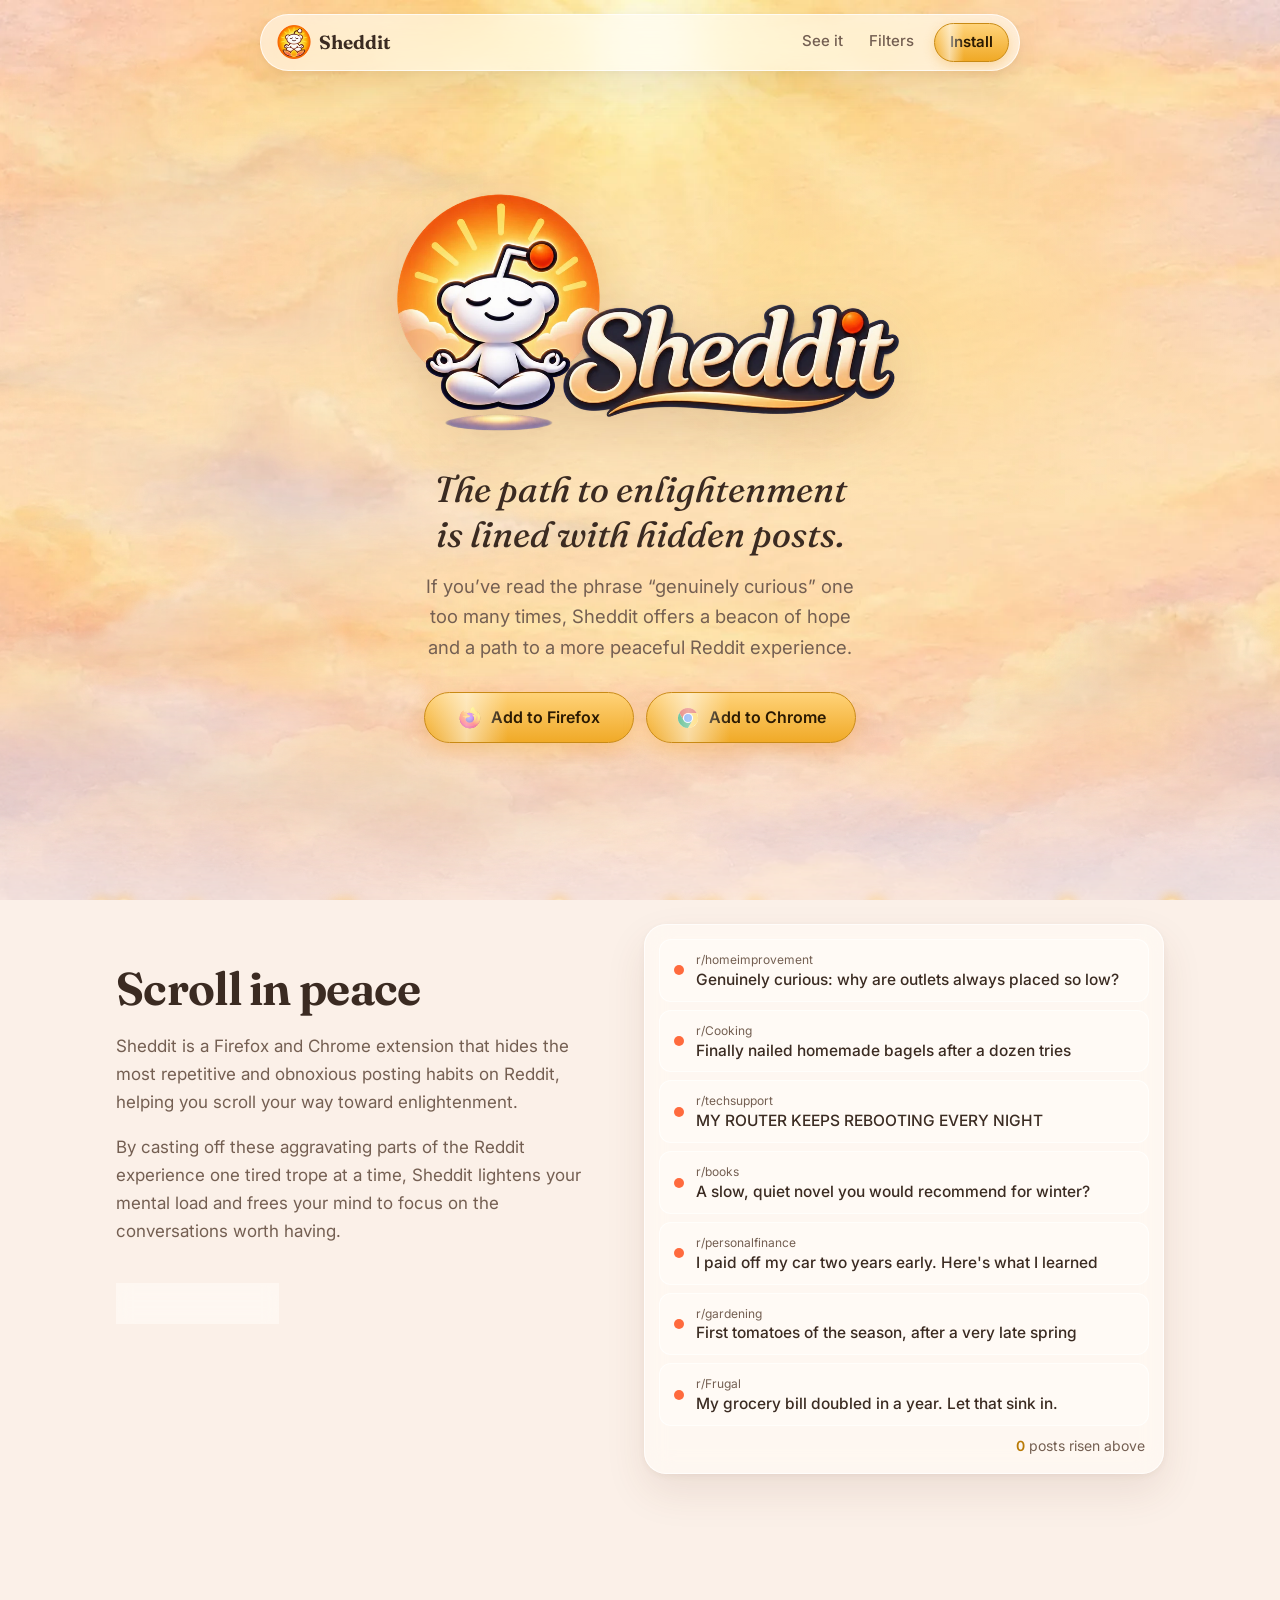
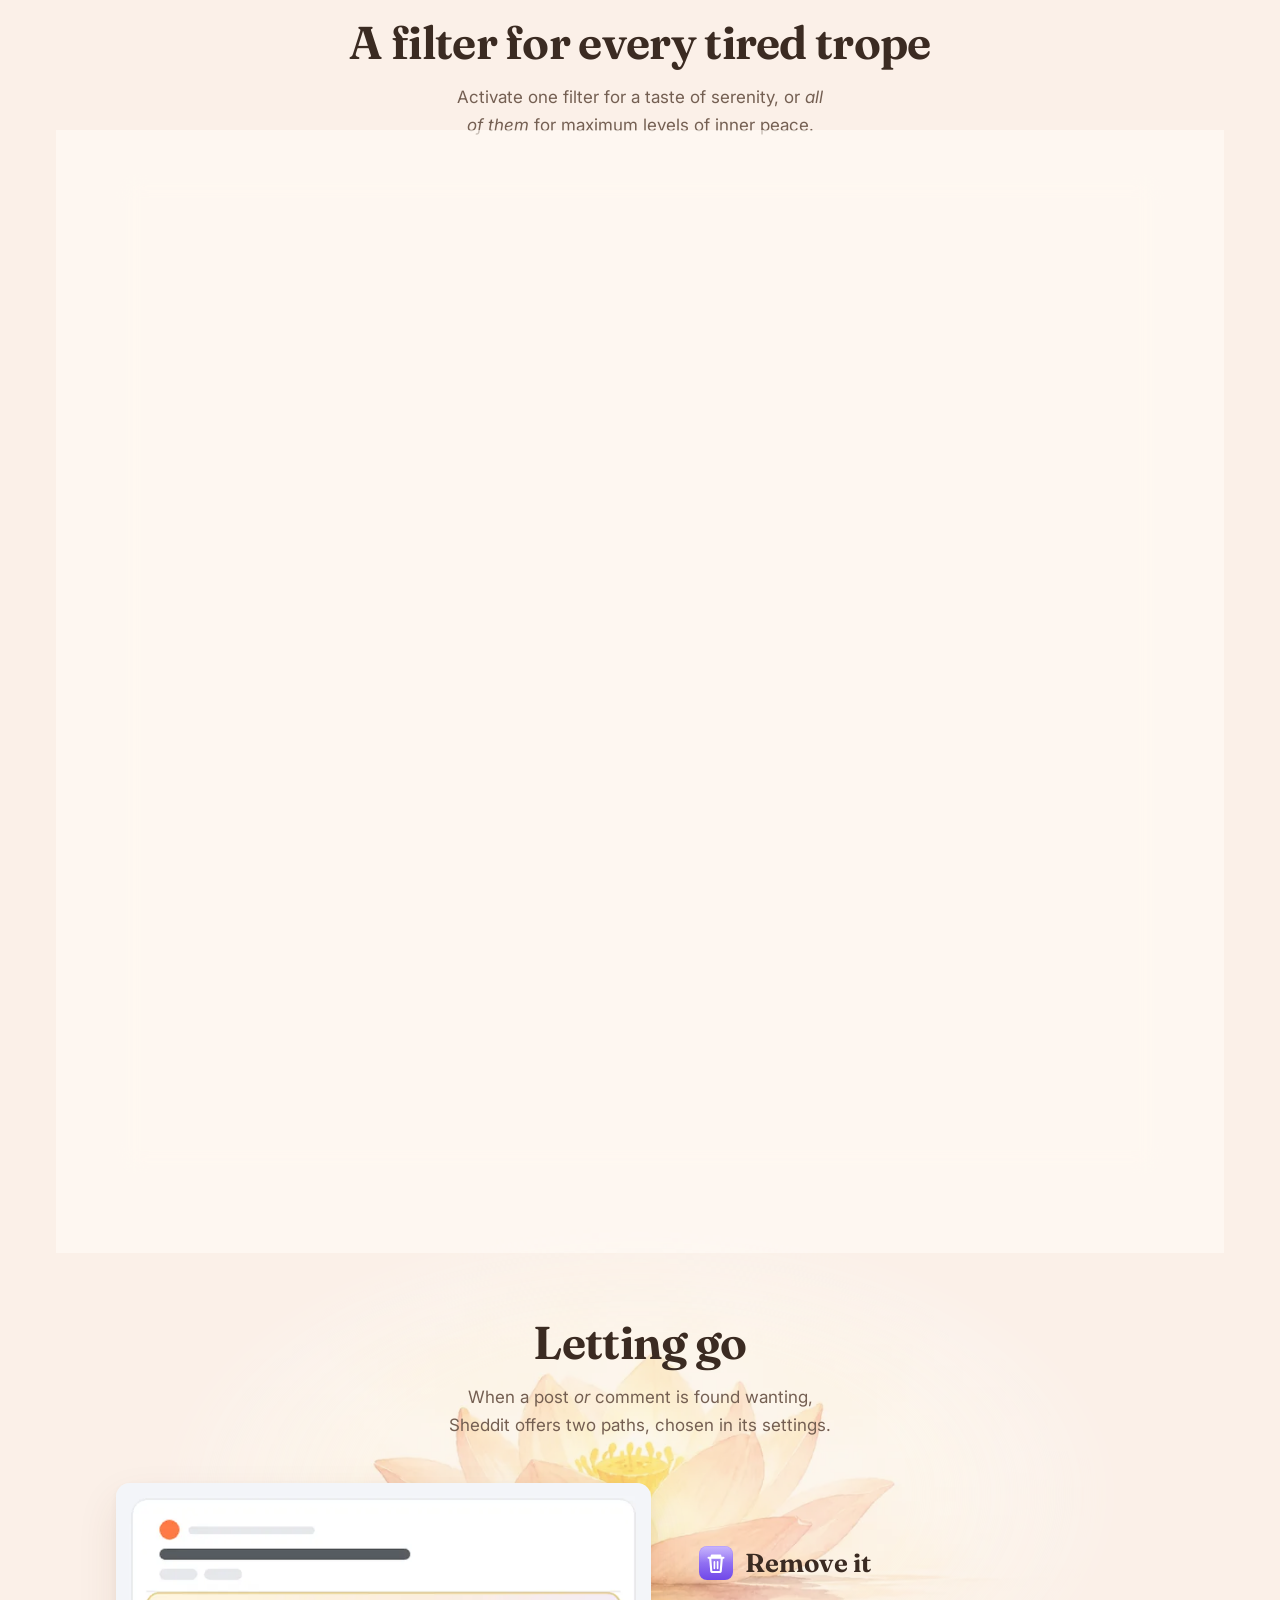
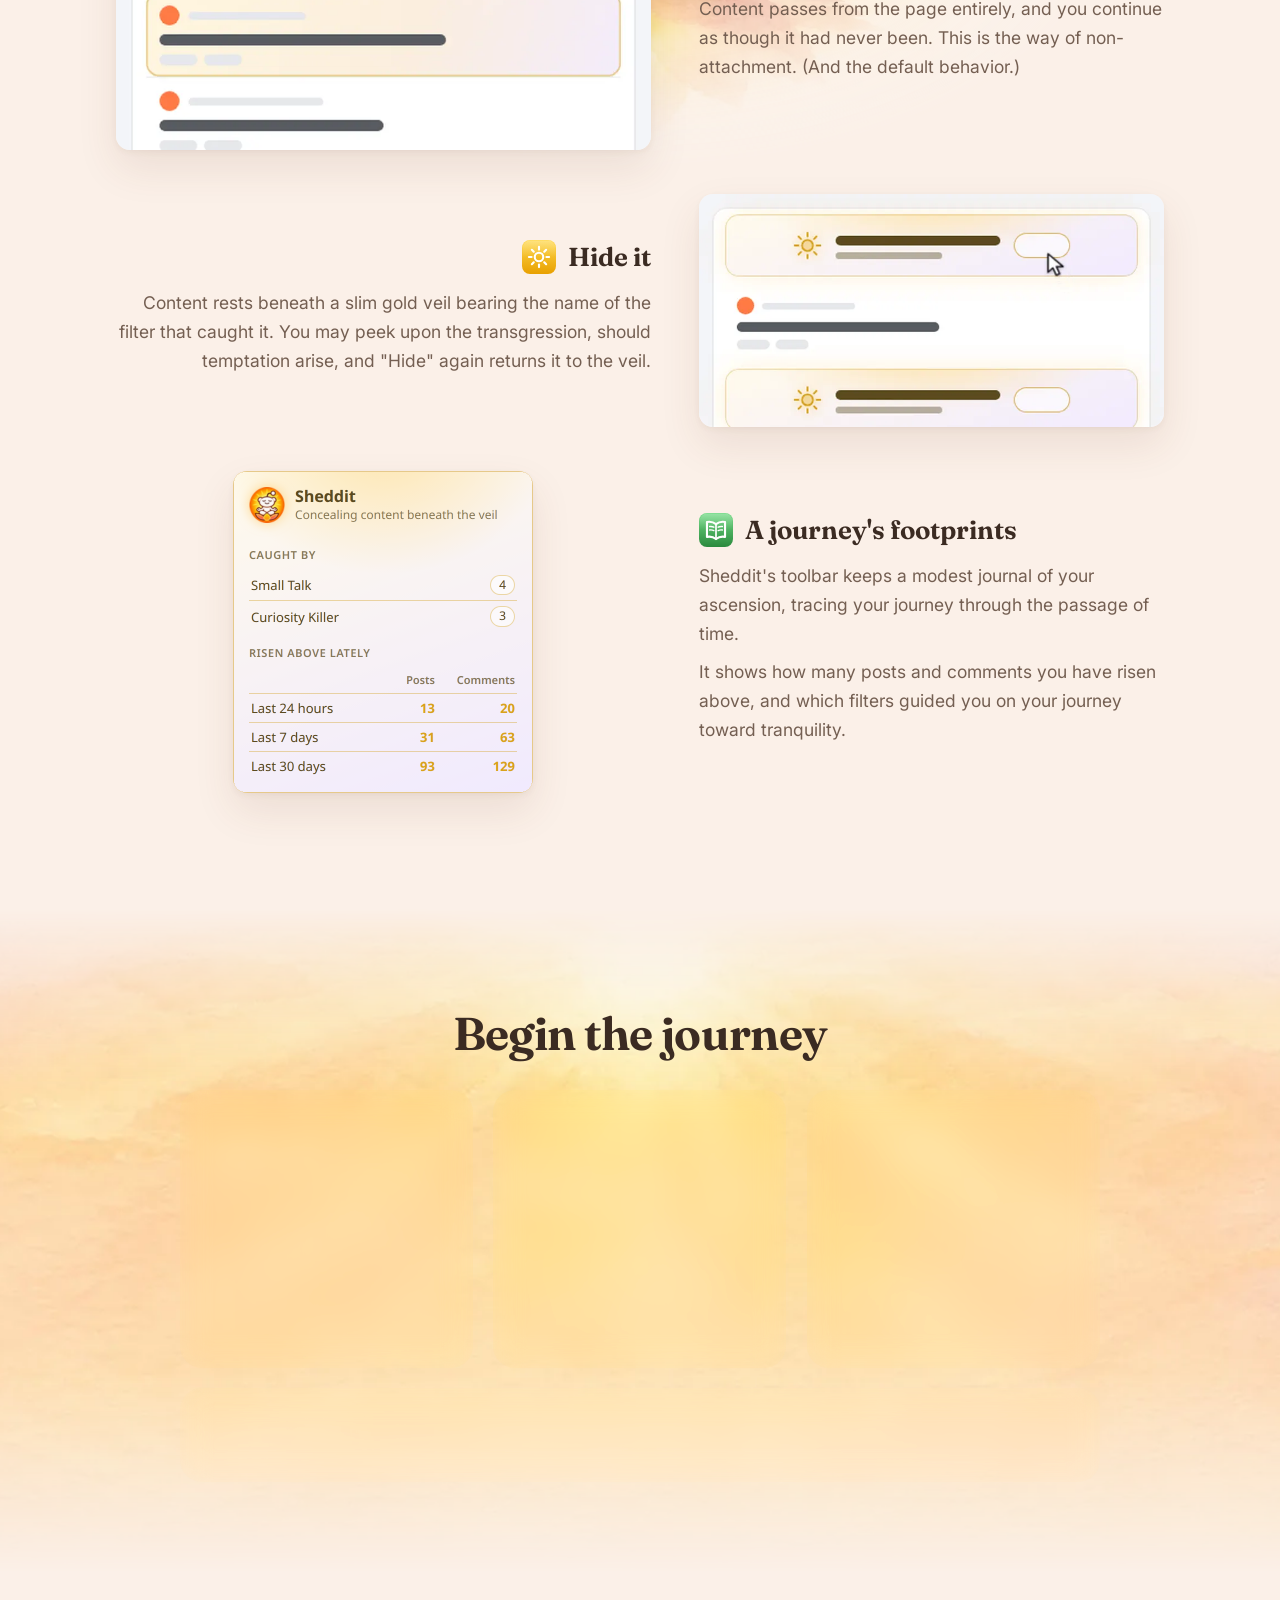
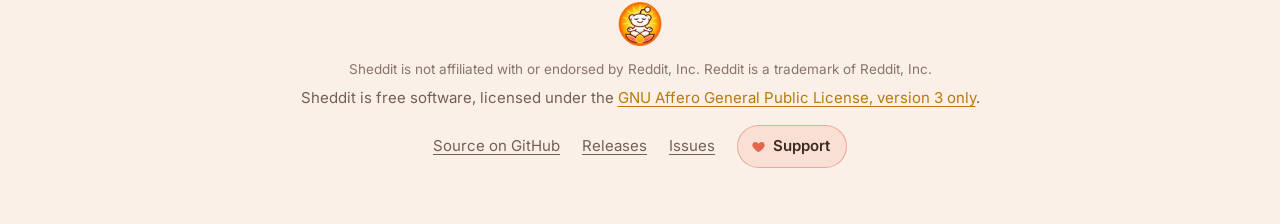
<file: index.html>
<!doctype html>
<html lang="en" class="no-js">
<head>
<meta charset="utf-8">
<meta name="viewport" content="width=device-width, initial-scale=1">
<title>Sheddit</title>
<meta name="description" content="A Firefox and Chrome extension that hides the most repetitive and obnoxious posting habits on Reddit.">
<meta property="og:title" content="Sheddit">
<meta property="og:description" content="The path to enlightenment is lined with hidden posts.">
<meta property="og:image" content="https://sheddit.io/images/social.jpg">
<meta name="twitter:card" content="summary_large_image">
<link rel="icon" href="images/favicon-32.png" sizes="32x32">
<link rel="apple-touch-icon" href="images/icon-128.png">
<meta name="color-scheme" content="light dark">
<link rel="preload" as="image" href="images/sky-light.webp" media="(prefers-color-scheme: light)">
<link rel="preload" as="image" href="images/sky-dark.webp" media="(prefers-color-scheme: dark)">
<link rel="preconnect" href="https://fonts.googleapis.com">
<link rel="preconnect" href="https://fonts.gstatic.com" crossorigin>
<link href="https://fonts.googleapis.com/css2?family=Fraunces:ital,opsz,wght@0,9..144,500;0,9..144,650;1,9..144,450&family=Inter:wght@400;500;600&display=swap" rel="stylesheet">
<link rel="stylesheet" href="style.css">
<script>document.documentElement.classList.replace("no-js", "js");</script>
</head>
<body>
<div class="clouds clouds-wash" aria-hidden="true"><div class="clouds-track"></div></div>
<nav class="top glass">
  <a class="brand" href="#"><img src="images/icon-128.png" alt="" width="34" height="34">Sheddit</a>
  <div class="links"><a href="#feed">See it</a><a href="#filters">Filters</a><a class="nav-cta" href="#install">Install</a></div>
</nav>

<header class="hero">
  <div class="clouds" aria-hidden="true"><div class="clouds-track"></div></div>
  <div class="motes" aria-hidden="true"><i></i><i></i><i></i><i></i><i></i><i></i><i></i><i></i><i></i><i></i><i></i><i></i><i></i><i></i></div>
  <div class="hero-in">
    <img class="logo" src="images/logo.webp" alt="Sheddit" width="1000" height="554">
    <p class="motto">The path to enlightenment is lined with hidden posts.</p>
    <p class="lede">If you’ve read the phrase “genuinely curious” one too many times, Sheddit offers a beacon of hope and a path to a more peaceful Reddit experience.</p>
    <div class="cta">
      <a class="btn primary has-logo" href="https://addons.mozilla.org/firefox/addon/shedditfilter/"><img src="images/browsers/firefox.svg" alt="" width="22" height="22">Add to Firefox</a>
      <a class="btn primary has-logo" href="https://chromewebstore.google.com/detail/sheddit/olemfeakjfaeimedbgakkjcdknncpgpf"><img src="images/browsers/chrome.svg" alt="" width="22" height="22">Add to Chrome</a>
    </div>
  </div>
</header>

<main>
<section id="feed" class="split">
  <div class="copy reveal">
    <h2>Scroll in peace</h2>
    <p>Sheddit is a Firefox and Chrome extension that hides the most repetitive and obnoxious posting habits on Reddit, helping you scroll your way toward enlightenment.</p>
    <p>By casting off these aggravating parts of the Reddit experience one tired trope at a time, Sheddit lightens your mental load and frees your mind to focus on the conversations worth having.</p>
    <button class="btn small" id="replay" type="button">Shed them again</button>
  </div>
  <div class="feed glass reveal" aria-label="A sample Reddit feed. Posts that match Sheddit's filters fade away.">
    <ul>
      <li class="post" data-caught="Curiosity Killer"><div class="post-in"><span class="dot"></span><div><small>r/homeimprovement</small><p>Genuinely curious: why are outlets always placed so low?</p></div><em class="tag">Caught by Curiosity Killer</em></div></li>
      <li class="post"><div class="post-in"><span class="dot"></span><div><small>r/Cooking</small><p>Finally nailed homemade bagels after a dozen tries</p></div></div></li>
      <li class="post" data-caught="Inside Voice"><div class="post-in"><span class="dot"></span><div><small>r/techsupport</small><p>MY ROUTER KEEPS REBOOTING EVERY NIGHT</p></div><em class="tag">Caught by Inside Voice</em></div></li>
      <li class="post"><div class="post-in"><span class="dot"></span><div><small>r/books</small><p>A slow, quiet novel you would recommend for winter?</p></div></div></li>
      <li class="post" data-caught="Teachable Moment"><div class="post-in"><span class="dot"></span><div><small>r/personalfinance</small><p>I paid off my car two years early. Here's what I learned</p></div><em class="tag">Caught by Teachable Moment</em></div></li>
      <li class="post"><div class="post-in"><span class="dot"></span><div><small>r/gardening</small><p>First tomatoes of the season, after a very late spring</p></div></div></li>
      <li class="post" data-caught="Sinkhole"><div class="post-in"><span class="dot"></span><div><small>r/Frugal</small><p>My grocery bill doubled in a year. Let that sink in.</p></div><em class="tag">Caught by Sinkhole</em></div></li>
    </ul>
    <p class="tally" aria-live="polite"><span id="tally">0</span> <span id="tally-noun">posts</span> risen above</p>
  </div>
</section>

<section id="filters">
  <h2 class="reveal">A filter for every tired trope</h2>
  <p class="sub reveal">Activate one filter for a taste of serenity, or <em>all of them</em> for maximum levels of inner peace.</p>
  <div class="groups glass">
  <div class="group reveal">
    <h3>Stock phrases</h3>
    <ul>
      <li><img src="images/filters/curiosity-killer.svg" alt="" width="30" height="30"><div><b>Curiosity Killer</b><span>"genuinely curious", "genuine question", "serious question", or "Curious." on its own</span></div></li>
      <li><img src="images/filters/candor-cutter.svg" alt="" width="30" height="30"><div><b>Candor Cutter</b><span>"and honestly?"</span></div></li>
      <li><img src="images/filters/shock-absorber.svg" alt="" width="30" height="30"><div><b>Shock Absorber</b><span>"what surprised me (the) most"</span></div></li>
      <li><img src="images/filters/storm-shelter.svg" alt="" width="30" height="30"><div><b>Storm Shelter</b><span>"blown away"</span></div></li>
      <li><img src="images/filters/pearl-clutcher.svg" alt="" width="30" height="30"><div><b>Hyperbolic Chamber</b><span>"witaf" or "what in the actual fuck"</span></div></li>
      <li><img src="images/filters/bingo-blackout.svg" alt="" width="30" height="30"><div><b>Bingo Blackout</b><span>"not on my bingo card"</span></div></li>
      <li><img src="images/filters/sinkhole.svg" alt="" width="30" height="30"><div><b>Sinkhole</b><span>"let that sink in"</span></div></li>
      <li><img src="images/filters/lie-detector.svg" alt="" width="30" height="30"><div><b>Lie Detector</b><span>"honest review" or "honest feedback"</span></div></li>
      <li><img src="images/filters/sarcasm-sweeper.svg" alt="" width="30" height="30"><div><b>Sarcasm Sweeper</b><span>The "/s" sarcasm tag</span></div></li>
    </ul>
  </div>
  <div class="group reveal">
    <h3>Comment-section reflexes</h3>
    <ul>
      <li><img src="images/filters/pity-party.svg" alt="" width="30" height="30"><div><b>Pity Party</b><span>"I don't know why you're getting downvoted"</span></div></li>
      <li><img src="images/filters/trade-secret.svg" alt="" width="30" height="30"><div><b>Trade Secret</b><span>Anyone who is something "by trade"</span></div></li>
      <li><img src="images/filters/pitchfork-patrol.svg" alt="" width="30" height="30"><div><b>Pitchfork Patrol</b><span>Scolding like "not a good look" or "do better"</span></div></li>
      <li><img src="images/filters/armchair-attorney.svg" alt="" width="30" height="30"><div><b>Armchair Attorney</b><span>Disgruntled rabble-rousers asking "Class action lawsuit, anyone?"</span></div></li>
    </ul>
  </div>
  <div class="group reveal">
    <h3>Whole-post formulas</h3>
    <ul>
      <li><img src="images/filters/teachable-moment.svg" alt="" width="30" height="30"><div><b>Teachable Moment</b><span>"Here's what I learned" and "What I learned about X"</span></div></li>
      <li><img src="images/filters/origin-story.svg" alt="" width="30" height="30"><div><b>Origin Story</b><span>Titles like "I got tired of X so I built Y"</span></div></li>
      <li><img src="images/filters/catch-and-release.svg" alt="" width="30" height="30"><div><b>Catch and Release</b><span>1,000+ characters that end in a question</span></div></li>
      <li><img src="images/filters/wrecking-ball.svg" alt="" width="30" height="30"><div><b>Wrecking Ball</b><span>1,000+ characters in a single paragraph</span></div></li>
      <li><img src="images/filters/lost-blogger.svg" alt="" width="30" height="30"><div><b>Lost Blogger</b><span>600+ words</span></div></li>
    </ul>
  </div>
  <div class="group reveal">
    <h3>Titles, formatting, and links</h3>
    <ul>
      <li><img src="images/filters/inside-voice.svg" alt="" width="30" height="30"><div><b>Inside Voice</b><span>Titles in ALL CAPS</span></div></li>
      <li><img src="images/filters/small-talk.svg" alt="" width="30" height="30"><div><b>Small Talk</b><span>Written without a single capital letter</span></div></li>
      <li><img src="images/filters/my-welcome.svg" alt="" width="30" height="30"><div><b>My Welcome</b><span>"your" where "you're" belongs</span></div></li>
      <li><img src="images/filters/year-end-clearance.svg" alt="" width="30" height="30"><div><b>Year-End Clearance</b><span>Titles that end in a year, like "Best TV in 2027?"</span></div></li>
      <li><img src="images/filters/skip-ad.svg" alt="" width="30" height="30"><div><b>Skip Ad</b><span>A YouTube link or video with no text</span></div></li>
      <li><img src="images/filters/link-dumper.svg" alt="" width="30" height="30"><div><b>Link Dumper</b><span>Links with no text</span></div></li>
    </ul>
  </div>
  </div>
</section>

<section id="letting-go" class="lotus">
  <h2 class="reveal">Letting go</h2>
  <p class="sub reveal">When a post <em>or</em> comment is found wanting, Sheddit offers two paths, chosen in its settings.</p>
  <div class="row reveal">
    <div class="shot"><picture><source media="(prefers-color-scheme: dark)" srcset="images/readme/let-remove-dark.webp"><img src="images/readme/let-remove-light.webp" width="840" height="420" alt="Animation: a caught post in a feed glows gold, then folds away as the posts below close the gap" loading="lazy"></picture></div>
    <div class="copy"><h3><img src="images/readme/icon-remove.svg" alt="" width="34" height="34">Remove it</h3><p>Content passes from the page entirely, and you continue as though it had never been. This is the way of non-attachment. (And the default behavior.)</p></div>
  </div>
  <div class="row flip align-end reveal">
    <div class="shot"><picture><source media="(prefers-color-scheme: dark)" srcset="images/readme/let-cover-dark.webp"><img src="images/readme/let-cover-light.webp" width="840" height="420" alt="Animation: a cursor peeks at a post under Sheddit's gold veil, clouds drift down the post, and Hide again returns it to the veil" loading="lazy"></picture></div>
    <div class="copy"><h3><img src="images/readme/icon-cover.svg" alt="" width="34" height="34">Hide it</h3><p>Content rests beneath a slim gold veil bearing the name of the filter that caught it. You may peek upon the transgression, should temptation arise, and "Hide" again returns it to the veil.</p></div>
  </div>
  <div class="row reveal">
    <div class="shot narrow"><picture><source media="(prefers-color-scheme: dark)" srcset="images/readme/toolbar-dark.png"><img src="images/readme/toolbar-light.png" width="600" height="644" alt="Sheddit's toolbar popup, showing how many posts and comments were risen above in the last 24 hours, 7 days, and 30 days" loading="lazy"></picture></div>
    <div class="copy"><h3><img src="images/readme/icon-journal.svg" alt="" width="34" height="34">A journey's footprints</h3><p>Sheddit's toolbar keeps a modest journal of your ascension, tracing your journey through the passage of time.</p><p>It shows how many posts and comments you have risen above, and which filters guided you on your journey toward tranquility.</p></div>
  </div>
</section>

<section id="install" class="dusk">
  <div class="clouds clouds-dusk" aria-hidden="true"><div class="clouds-track"></div></div>
  <h2 class="reveal">Begin the journey</h2>
  <div class="installs">
    <article class="glass reveal">
      <h3><img src="images/browsers/firefox.svg" alt="" width="30" height="30">Firefox<small class="rule" aria-hidden="true"></small></h3>
      <div class="say"><ul class="chips" aria-label="Runs on"><li class="os-windows">Windows</li><li class="os-macos">macOS</li><li class="os-linux">Linux</li><li class="row-end" aria-hidden="true"></li><li class="os-android">Android</li></ul></div>
      <a class="btn primary" href="https://addons.mozilla.org/firefox/addon/shedditfilter/">Add to Firefox</a>
    </article>
    <article class="glass reveal">
      <h3><img src="images/browsers/chrome.svg" alt="" width="30" height="30">Chrome<small>&amp; Brave, Vivaldi, Edge<span class="tip" tabindex="0" aria-label="About Edge" aria-describedby="tip-edge"><svg viewBox="0 0 16 16" aria-hidden="true"><circle cx="8" cy="8" r="6.5" fill="none" stroke="currentColor" stroke-width="1.3"/><circle cx="8" cy="4.9" r="0.95" fill="currentColor"/><path d="M8 7.2v4.3" stroke="currentColor" stroke-width="1.5" stroke-linecap="round"/></svg><span class="tip-text" role="tooltip" id="tip-edge">Edge first asks you to click "Allow extensions from other stores".</span></span>, Opera<span class="tip" tabindex="0" aria-label="About Opera" aria-describedby="tip-opera"><svg viewBox="0 0 16 16" aria-hidden="true"><circle cx="8" cy="8" r="6.5" fill="none" stroke="currentColor" stroke-width="1.3"/><circle cx="8" cy="4.9" r="0.95" fill="currentColor"/><path d="M8 7.2v4.3" stroke="currentColor" stroke-width="1.5" stroke-linecap="round"/></svg><span class="tip-text" role="tooltip" id="tip-opera">Opera needs its "Install Chrome Extensions" add-on before the store will work.</span></span></small></h3>
      <div class="say"><ul class="chips" aria-label="Runs on"><li class="os-windows">Windows</li><li class="os-macos">macOS</li><li class="os-linux">Linux</li><li class="row-end" aria-hidden="true"></li><li class="os-chromeos">ChromeOS</li></ul></div>
      <a class="btn primary" href="https://chromewebstore.google.com/detail/sheddit/olemfeakjfaeimedbgakkjcdknncpgpf">Chrome Web Store</a>
    </article>
    <article class="glass reveal">
      <h3><img src="images/browsers/safari.svg" alt="" width="30" height="30">Safari<small class="rule" aria-hidden="true"></small></h3>
      <div class="say"><p>Apple's tithing expectations are beyond decency. Sheddit has risen above this. Firefox runs on a Mac, too.</p></div>
      <a class="btn primary" href="https://www.mozilla.org/firefox/new/">Get Firefox</a>
    </article>
  </div>
  <div class="give glass reveal">
    <p>Sheddit is free, and it always will be. If it has brought a little peace to your scrolling, you can help keep the path clear for others.</p>
    <a class="support" href="https://ko-fi.com/bretteroo"><svg viewBox="0 0 24 24" fill="currentColor" aria-hidden="true"><path d="M12 21s-7.4-4.5-9.4-9.1C1.1 8.3 3.3 4.6 7 4.6c2 0 3.6 1.1 5 2.9 1.4-1.8 3-2.9 5-2.9 3.7 0 5.9 3.7 4.4 7.3C19.4 16.5 12 21 12 21z"/></svg>Support Sheddit</a>
  </div>
</section>
</main>

<footer>
  <img src="images/icon-128.png" alt="" width="44" height="44">
  <p class="disclaimer">Sheddit is not affiliated with or endorsed by Reddit, Inc. Reddit is a trademark of Reddit, Inc.</p>
  <p>Sheddit is free software, licensed under the <a href="https://github.com/Bretteroo/Sheddit/blob/main/LICENSE">GNU Affero General Public License, version 3 only</a>.</p>
  <nav class="foot-links">
    <a href="https://github.com/Bretteroo/Sheddit">Source on GitHub</a>
    <a href="https://github.com/Bretteroo/Sheddit/releases">Releases</a>
    <a href="https://github.com/Bretteroo/Sheddit/issues">Issues</a>
    <a class="support" href="https://ko-fi.com/bretteroo"><svg viewBox="0 0 24 24" fill="currentColor" aria-hidden="true"><path d="M12 21s-7.4-4.5-9.4-9.1C1.1 8.3 3.3 4.6 7 4.6c2 0 3.6 1.1 5 2.9 1.4-1.8 3-2.9 5-2.9 3.7 0 5.9 3.7 4.4 7.3C19.4 16.5 12 21 12 21z"/></svg>Support</a>
  </nav>
</footer>
<script src="feed.js" defer></script>
<script src="site.js" defer></script>
</body>
</html>
</file>
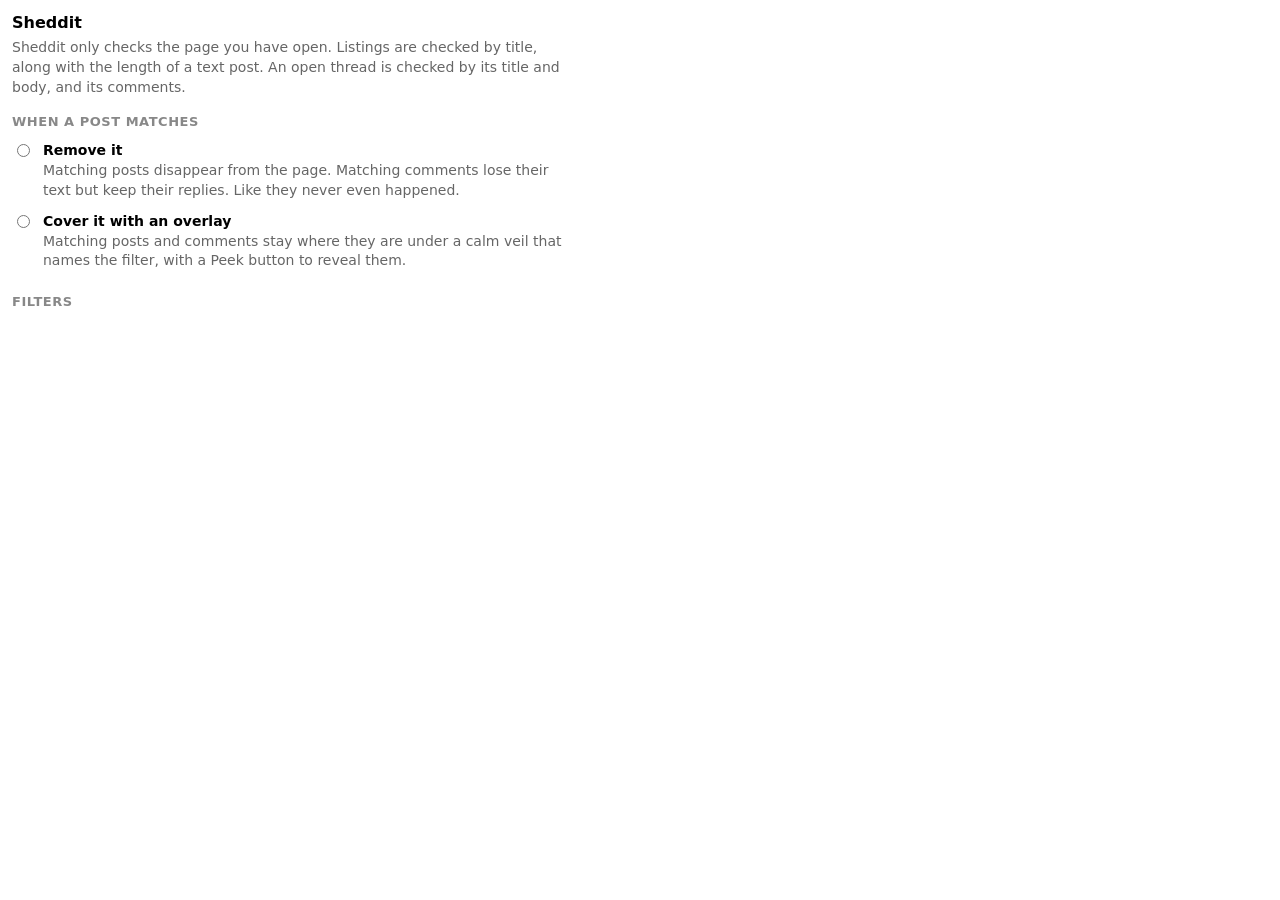
<file: src/options.html>
<!doctype html>
<!-- SPDX-License-Identifier: AGPL-3.0-only -->
<html>
<head>
  <meta charset="utf-8">
  <meta name="viewport" content="width=device-width, initial-scale=1">
  <title>Sheddit settings</title>
  <style>
    /* Nothing here scrolls sideways; this also keeps the "Enable all
       filters" burst's sparkles from adding a horizontal scrollbar. */
    html { overflow-x: hidden; }
    body { font: 14px/1.4 system-ui, sans-serif; margin: 12px; max-width: 560px; }
    /* Firefox for Android opens settings as a full page (options.js adds
       the "android" class): a little more room and larger touch targets. */
    .android body { font-size: 15px; margin: 16px; }
    .android .filter input, .android .choice input { width: 20px; height: 20px; }
    h1 { font-size: 16px; margin: 0 0 4px; }
    p.intro { margin: 0 0 12px; color: #666; }
    h2 { font-size: 13px; text-transform: uppercase; letter-spacing: 0.04em; color: #888; margin: 16px 0 4px; }
    /* A group of filters: its heading folds the list away, and its switch
       turns every filter in it on or off. */
    .group { margin-top: 14px; }
    .group-head { display: flex; align-items: center; gap: 10px; padding: 4px 0; }
    .fold {
      flex: 1; display: flex; align-items: baseline; gap: 8px; min-width: 0;
      padding: 4px 0; border: 0; background: none; color: inherit; font: inherit; text-align: left; cursor: pointer;
    }
    .fold::before {
      content: ""; align-self: center; flex: none; width: 6px; height: 6px; margin: 0 4px 0 2px;
      border-right: 2px solid #a0740c; border-bottom: 2px solid #a0740c;
      transform: rotate(45deg) translate(-2px, -2px); transition: transform 0.2s ease;
    }
    .folded .fold::before { transform: rotate(-45deg); }
    .group-title { font-size: 14px; font-weight: 600; color: #a0740c; }
    .group-count { font-size: 12px; color: #888; }
    .group-list > .filter:first-child { border-top: none; }
    .group-list { overflow: hidden; }
    .switch {
      appearance: none; flex: none; position: relative; width: 34px; height: 20px; margin: 0;
      border-radius: 10px; background: #c9c4bb; cursor: pointer; transition: background 0.2s ease;
    }
    .switch::after {
      content: ""; position: absolute; top: 2px; left: 2px; width: 16px; height: 16px; border-radius: 50%;
      background: #fff; box-shadow: 0 1px 2px rgba(0, 0, 0, 0.3); transition: transform 0.2s ease;
    }
    .switch:checked { background: #e2a91c; }
    .switch:checked::after { transform: translateX(14px); }
    /* Some of the group's filters on: the knob waits in the middle. */
    .switch:indeterminate { background: #e8cf8c; }
    .switch:indeterminate::after { transform: translateX(7px); }
    .switch:focus-visible, .fold:focus-visible { outline: 2px solid #e2a91c; outline-offset: 2px; }
    @media (prefers-reduced-motion: reduce) {
      .switch, .switch::after, .fold::before { transition: none; }
    }
    .choice { display: flex; gap: 10px; align-items: flex-start; padding: 6px 0; }
    .choice input { margin-top: 3px; }
    .choice .title { font-weight: 600; }
    .choice .desc { color: #666; }
    .filter { display: flex; gap: 10px; align-items: flex-start; padding: 10px 0; border-top: 1px solid #ddd; }
    .filter input { margin-top: 3px; }
    .filter .icon { flex: none; width: 28px; height: 28px; margin-top: 1px; border-radius: 7px; }
    .filter.all .icon { border-radius: 50%; }
    .filter .title { font-weight: 600; }
    .filter .desc { color: #666; }
    .filter.all { position: relative; border-top: none; border-bottom: 2px solid #ddd; border-radius: 10px; }
    .filter.all .title { display: inline-block; transform-origin: 0 50%; }
    /* Clipped at the row's sides (but not above or below) so the sparkles
       never make the page wider than its window. */
    .burst { position: absolute; inset: -30px 0; overflow: hidden; pointer-events: none; z-index: 1; }
    .burst > span { position: absolute; }
    .burst-glow {
      margin-top: 30px;
      width: 300px; height: 300px; border-radius: 50%;
      background: radial-gradient(circle, rgba(255, 220, 130, 0.95), rgba(255, 196, 80, 0.45) 40%, rgba(255, 196, 80, 0) 70%);
    }
    .burst-ray {
      margin-top: 28.5px;
      width: 34px; height: 3px; border-radius: 2px;
      background: linear-gradient(90deg, rgba(217, 162, 27, 0), #e2a91c);
      transform-origin: 0 50%;
    }
    .burst-spark {
      margin-top: 30px;
      width: 8px; height: 8px; border-radius: 50%;
      background: #f5c542; box-shadow: 0 0 8px rgba(255, 190, 60, 1);
    }
    .burst-shine {
      top: 30px !important; height: calc(100% - 60px); width: 45%;
      background: linear-gradient(100deg, rgba(255, 255, 255, 0), rgba(255, 244, 200, 0.95) 50%, rgba(255, 255, 255, 0));
      border-radius: 10px;
    }
    @media (prefers-color-scheme: dark) {
      body { color: #eee; background: #23222b; }
      p.intro, .filter .desc, .choice .desc { color: #aaa; }
      .filter { border-color: #444; }
      .filter.all { border-bottom-color: #555; }
      .group-title { color: #e0b44a; }
      .fold::before { border-color: #e0b44a; }
      .switch { background: #55525e; }
      .switch:indeterminate { background: #8a7440; }
    }
  </style>
</head>
<body>
  <h1>Sheddit</h1>
  <p class="intro">Sheddit only checks the page you have open. Listings are checked by title, along with the length of a text post. An open thread is checked by its title and body, and its comments.</p>
  <h2>When a post matches</h2>
  <div id="modes">
    <label class="choice">
      <input type="radio" name="mode" value="hide">
      <div>
        <div class="title">Remove it</div>
        <div class="desc">Matching posts disappear from the page. Matching comments lose their text but keep their replies.  Like they never even happened.</div>
      </div>
    </label>
    <label class="choice">
      <input type="radio" name="mode" value="veil">
      <div>
        <div class="title">Cover it with an overlay</div>
        <div class="desc">Matching posts and comments stay where they are under a calm veil that names the filter, with a Peek button to reveal them.</div>
      </div>
    </label>
  </div>
  <h2>Filters</h2>
  <div id="filters"></div>
  <script src="filters.js"></script>
  <script src="options.js"></script>
</body>
</html>
</file>
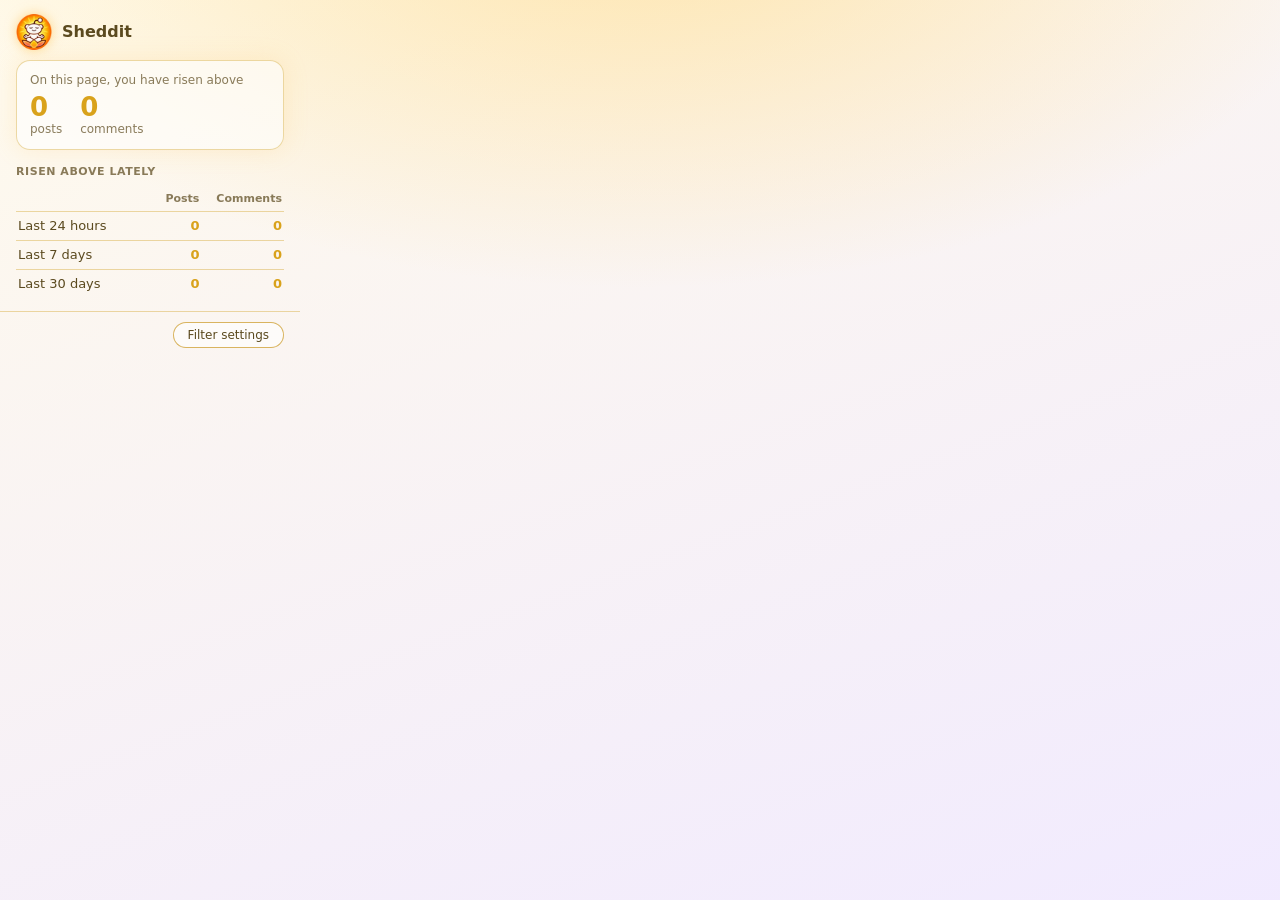
<file: src/popup.html>
<!doctype html>
<!-- SPDX-License-Identifier: AGPL-3.0-only -->
<html>
<head>
  <meta charset="utf-8">
  <meta name="viewport" content="width=device-width, initial-scale=1">
  <title>Sheddit</title>
  <style>
    :root {
      --ink: #5b4a1f;
      --ink-soft: rgba(91, 74, 31, 0.72);
      --gold: #d9a21b;
      --line: rgba(214, 170, 60, 0.45);
      --page: #fffdf7;
      --glow: rgba(255, 214, 120, 0.55);
      --wash-top: rgba(255, 250, 235, 0.94);
      --wash-bottom: rgba(240, 233, 255, 0.94);
      --pill: rgba(255, 255, 255, 0.6);
      --pill-hover: rgba(255, 226, 150, 0.7);
    }
    @media (prefers-color-scheme: dark) {
      :root {
        --ink: #f3e2b3;
        --ink-soft: rgba(243, 226, 179, 0.7);
        --line: rgba(214, 170, 60, 0.4);
        --page: #1d1a26;
        --glow: rgba(255, 196, 80, 0.3);
        --wash-top: rgba(44, 36, 22, 0.95);
        --wash-bottom: rgba(28, 24, 48, 0.95);
        --pill: rgba(0, 0, 0, 0.25);
        --pill-hover: rgba(214, 170, 60, 0.3);
      }
    }
    * { box-sizing: border-box; }
    html {
      min-height: 100%;
      background:
        radial-gradient(ellipse 80% 60% at 50% -10%, var(--glow), transparent 70%) no-repeat,
        linear-gradient(160deg, var(--wash-top), var(--wash-bottom)) no-repeat,
        var(--page);
    }
    body {
      width: 300px;
      margin: 0;
      font: 13px/1.4 system-ui, -apple-system, "Segoe UI", sans-serif;
      color: var(--ink);
    }
    header {
      display: flex;
      align-items: center;
      gap: 10px;
      padding: 14px 16px 10px;
    }
    header img { width: 36px; height: 36px; filter: drop-shadow(0 0 6px rgba(255, 190, 60, 0.55)); }
    h1 { margin: 0; font-size: 16px; font-weight: 700; }
    .sub { color: var(--ink-soft); font-size: 12px; text-wrap: balance; }
    main { padding: 0 16px 12px; }
    .tally {
      padding: 12px 14px;
      border-radius: 14px;
      box-shadow: inset 0 0 0 1px var(--line), 0 0 24px rgba(255, 196, 80, 0.18);
      background: var(--pill);
    }
    .tally .lead { color: var(--ink-soft); font-size: 12px; }
    .tally .numbers { display: flex; gap: 18px; margin-top: 4px; }
    .tally .num { font-size: 26px; font-weight: 700; line-height: 1.1; color: var(--gold); }
    .tally .unit { font-size: 12px; color: var(--ink-soft); }
    .note { margin: 2px 0 0; color: var(--ink-soft); }
    h2 {
      margin: 14px 0 6px;
      font-size: 11px;
      font-weight: 600;
      letter-spacing: 0.05em;
      text-transform: uppercase;
      color: var(--ink-soft);
    }
    ul { list-style: none; margin: 0; padding: 0; }
    li {
      display: flex;
      align-items: center;
      justify-content: space-between;
      gap: 8px;
      padding: 5px 2px;
      border-top: 1px solid var(--line);
    }
    li:first-child { border-top: none; }
    .count {
      min-width: 24px;
      padding: 1px 8px;
      border-radius: 999px;
      border: 1px solid var(--line);
      background: var(--pill);
      text-align: center;
      font-size: 12px;
      font-variant-numeric: tabular-nums;
    }
    .history { width: 100%; border-collapse: collapse; font-variant-numeric: tabular-nums; }
    .history th, .history td { padding: 5px 2px; text-align: right; border-top: 1px solid var(--line); }
    .history thead th { border-top: none; font-size: 11px; font-weight: 600; color: var(--ink-soft); }
    .history tbody th { text-align: left; font-weight: 400; }
    .history td { font-weight: 700; color: var(--gold); min-width: 64px; }
    footer {
      display: flex;
      align-items: center;
      justify-content: space-between;
      gap: 8px;
      padding: 10px 16px 14px;
      border-top: 1px solid var(--line);
    }
    footer .enabled { color: var(--ink-soft); font-size: 12px; }
    #settings {
      font: inherit;
      font-size: 12px;
      padding: 4px 14px;
      border-radius: 999px;
      border: 1px solid rgba(201, 150, 30, 0.7);
      background: var(--pill);
      color: inherit;
      cursor: pointer;
    }
    #settings:hover { background: var(--pill-hover); }
    [hidden] { display: none !important; }
    /* Firefox for Android shows the popup as a full page (popup.js adds
       the "android" class): use its width, with slightly larger text. */
    .android body { width: auto; max-width: 560px; margin: 0 auto; font-size: 15px; }
    .android h1 { font-size: 19px; }
    .android .tally .num { font-size: 30px; }
    .android #settings { font-size: 14px; padding: 8px 18px; }
  </style>
</head>
<body>
  <header>
    <img src="icons/icon-48.png" alt="">
    <div>
      <h1>Sheddit</h1>
      <div class="sub" id="mode"></div>
    </div>
  </header>
  <main>
    <div class="tally">
      <div class="lead" id="lead">On this page, you have risen above</div>
      <div class="numbers" id="numbers">
        <div><div class="num" id="posts">0</div><div class="unit" id="posts-unit">posts</div></div>
        <div><div class="num" id="comments">0</div><div class="unit" id="comments-unit">comments</div></div>
      </div>
      <p class="note" id="note" hidden></p>
    </div>
    <section id="breakdown" hidden>
      <h2>Caught by</h2>
      <ul id="filters"></ul>
    </section>
    <section>
      <h2>Risen above lately</h2>
      <table class="history">
        <thead><tr><th></th><th>Posts</th><th>Comments</th></tr></thead>
        <tbody>
          <tr><th>Last 24 hours</th><td id="h-day-posts">0</td><td id="h-day-comments">0</td></tr>
          <tr><th>Last 7 days</th><td id="h-week-posts">0</td><td id="h-week-comments">0</td></tr>
          <tr><th>Last 30 days</th><td id="h-month-posts">0</td><td id="h-month-comments">0</td></tr>
        </tbody>
      </table>
    </section>
  </main>
  <footer>
    <span class="enabled" id="enabled"></span>
    <button type="button" id="settings">Filter settings</button>
  </footer>
  <script src="filters.js"></script>
  <script src="popup.js"></script>
</body>
</html>
</file>
<file: style.css>
:root {
  --ink: #3b2b22;
  --ink-soft: #745f52;
  --gold: #b97a06;
  --gold-bright: #f2b53a;
  --page: #fbf0e8;
  --page-2: #f5e4e2;
  --glass: rgba(255, 252, 247, 0.62);
  --glass-line: rgba(255, 255, 255, 0.75);
  --line: rgba(185, 122, 6, 0.22);
  --shadow: 0 2px 6px rgba(110, 60, 40, 0.06), 0 18px 40px rgba(110, 60, 40, 0.10);
  --sky: url("images/sky-light.webp");
  --veil: linear-gradient(90deg, rgba(255, 214, 120, 0.55), rgba(236, 222, 255, 0.55));
  --lotus: url("images/lotus-light.webp");
  --lotus-opacity: 0.55;
  --lotus-blend: multiply;
  --wash: 0.28;
  --clouds: url("images/clouds-light.webp");
  --clouds-opacity: 0.95;
}
@media (prefers-color-scheme: dark) {
  :root {
    --ink: #f6e7cf;
    --ink-soft: #c7b3c4;
    --gold: #ffc65a;
    --gold-bright: #ffcf6b;
    --page: #251c36;
    --page-2: #2d2242;
    --glass: rgba(40, 30, 58, 0.58);
    --glass-line: rgba(255, 220, 170, 0.14);
    --line: rgba(255, 198, 90, 0.2);
    --shadow: 0 2px 6px rgba(0, 0, 0, 0.25), 0 18px 40px rgba(0, 0, 0, 0.35);
    --sky: url("images/sky-dark.webp");
    --veil: linear-gradient(90deg, rgba(255, 180, 70, 0.28), rgba(140, 110, 220, 0.25));
    --lotus: url("images/lotus-dark.webp");
    --lotus-opacity: 0.32;
    --lotus-blend: normal;
    --wash: 0.3;
    --clouds: url("images/clouds-dark.webp");
    --clouds-opacity: 0.55;
  }
}
* { box-sizing: border-box; }
html { scroll-behavior: smooth; scroll-padding-top: 80px; overflow-x: clip; }
body {
  margin: 0;
  color: var(--ink);
  background: var(--page);
  font: 400 17px/1.65 Inter, system-ui, sans-serif;
  -webkit-font-smoothing: antialiased;
  overflow-x: clip;
}
/* A faint wash of the sky behind everything below the hero. */
body::before {
  content: ""; position: fixed; inset: 0; z-index: -1;
  background: var(--sky) center / cover no-repeat;
  opacity: var(--wash);
  pointer-events: none;
}
a { color: var(--gold); text-underline-offset: 3px; }
img { max-width: 100%; height: auto; display: block; }
code { font: 0.86em ui-monospace, Menlo, Consolas, monospace; background: var(--line); padding: 0.1em 0.35em; border-radius: 5px; overflow-wrap: anywhere; }
h2, h3, .motto, .brand { font-family: Fraunces, Georgia, serif; }
h2 { font-weight: 650; font-size: clamp(30px, 5vw, 46px); line-height: 1.1; letter-spacing: -0.015em; margin: 0 0 14px; text-align: center; }
h3 { font-weight: 650; }

.glass {
  background: var(--glass);
  border: 1px solid var(--glass-line);
  box-shadow: var(--shadow);
  -webkit-backdrop-filter: blur(14px) saturate(1.2);
  backdrop-filter: blur(14px) saturate(1.2);
}

/* Navigation */
.top {
  position: fixed; z-index: 10; top: 14px; left: 50%; transform: translateX(-50%);
  width: min(760px, calc(100% - 24px));
  display: flex; align-items: center; justify-content: space-between; gap: 12px;
  padding: 8px 10px 8px 16px; border-radius: 999px;
}
.brand { display: flex; align-items: center; gap: 8px; font-weight: 650; font-size: 19px; color: var(--ink); text-decoration: none; }
.links { display: flex; gap: 2px; }
.links a { color: var(--ink-soft); text-decoration: none; font-size: 15px; font-weight: 500; padding: 6px 12px; border-radius: 999px; }
.links a:hover { color: var(--ink); background: var(--line); }
.links a.nav-cta { margin-left: 6px; padding: 6px 15px; border: 1px solid #c98a14; color: #2b1a02; font-weight: 600; background: linear-gradient(180deg, #ffd37a, #f0a926); box-shadow: 0 4px 12px rgba(240, 160, 40, 0.3); }
.links a.nav-cta:hover { color: #2b1a02; background: linear-gradient(180deg, #ffdf98, #f5b640); }
@media (max-width: 560px) {
  .links a { padding: 6px 9px; font-size: 14px; }
}
@media (max-width: 420px) {
  .links a:not(.nav-cta) { display: none; }
}

/* Hero */
.hero {
  position: relative; min-height: 100svh; overflow: hidden;
  display: grid; place-items: center;
  padding: 96px 16px 80px; text-align: center;
}
.hero::before {
  content: ""; position: absolute; inset: 0;
  background: var(--sky) center top / cover no-repeat;
  -webkit-mask-image: linear-gradient(#000 70%, transparent);
  mask-image: linear-gradient(#000 70%, transparent);
  pointer-events: none;
}
.hero-in { position: relative; z-index: 1; max-width: 760px; }
.logo { width: min(520px, 88vw); margin: 0 auto; filter: drop-shadow(0 18px 30px rgba(120, 60, 20, 0.18)); animation: float 4.5s ease-in-out infinite; }
.motto { font-size: clamp(24px, 4.2vw, 36px); font-style: italic; font-weight: 450; margin: 6px 0 14px; line-height: 1.25; text-wrap: balance; }
.lede { max-width: 32em; margin: 0 auto 30px; font-size: 18.5px; color: var(--ink-soft); text-wrap: balance; }
.cta { display: flex; flex-wrap: wrap; justify-content: center; gap: 12px; }

.btn {
  display: inline-block; padding: 13px 26px; border-radius: 999px; cursor: pointer;
  font: 600 16px/1.2 Inter, system-ui, sans-serif; text-decoration: none;
  color: var(--ink); background: var(--glass); border: 1.5px solid var(--gold);
  -webkit-backdrop-filter: blur(8px); backdrop-filter: blur(8px);
  transition: transform 0.15s, box-shadow 0.15s;
}
.btn.primary { color: #2b1a02; border: 1px solid #c98a14; padding: 13.5px 26.5px; background: linear-gradient(180deg, #ffd37a, #f0a926) border-box; box-shadow: 0 8px 22px rgba(240, 160, 40, 0.35); }
.btn:hover { transform: translateY(-2px); box-shadow: 0 10px 26px rgba(240, 160, 40, 0.35); }
.btn.small { padding: 10px 20px; font-size: 15px; }
.btn.has-logo { display: inline-flex; align-items: center; justify-content: center; gap: 10px; min-width: 210px; box-sizing: border-box; }
.btn.has-logo img { width: 22px; height: 22px; flex: none; }

main { position: relative; }
section { max-width: 1080px; margin: 0 auto; padding: 72px 16px; }
.sub { max-width: 36em; margin: 0 auto 10px; text-align: center; color: var(--ink-soft); text-wrap: balance; }
.small { font-size: 14px; margin-top: 22px; }

/* Sample feed */
.split { display: grid; grid-template-columns: 1fr 1.1fr; gap: 56px; align-items: start; padding-top: 24px; }
.split .copy { padding-top: 40px; }
.split h2 { text-align: left; }
.split .copy p { color: var(--ink-soft); }
.feed { border-radius: 22px; padding: 14px; }
.feed ul { list-style: none; margin: 0; padding: 0; }
.post { display: grid; grid-template-rows: 1fr; transition: grid-template-rows 0.7s ease, opacity 0.6s ease, margin 0.7s ease; margin-bottom: 8px; }
.post-in { overflow: hidden; min-height: 0; display: flex; align-items: center; gap: 12px; padding: 10px 14px; border-radius: 12px; background: var(--glass); border: 1px solid var(--glass-line); position: relative; transition: background 0.4s, border-color 0.4s; }
.post .dot { width: 10px; height: 10px; border-radius: 50%; flex: none; background: #ff6a3d; }
.post small { display: block; font-size: 12px; color: var(--ink-soft); }
.post p { margin: 0; font-weight: 500; font-size: 15.5px; line-height: 1.35; }
.post .tag { position: absolute; right: 10px; top: 8px; font: 600 11px/1 Inter, sans-serif; font-style: normal; color: var(--gold); background: var(--page); border: 1px solid var(--line); padding: 4px 8px; border-radius: 999px; opacity: 0; transform: translateY(-4px); transition: opacity 0.3s, transform 0.3s; }
.post.marked .post-in { background: var(--veil); border-color: rgba(230, 170, 50, 0.6); }
.post.marked .tag { opacity: 1; transform: none; }
.post.gone { grid-template-rows: 0fr; opacity: 0; margin-bottom: 0; }
.post.gone .post-in { padding-top: 0; padding-bottom: 0; border-width: 0; }
.tally { margin: 6px 4px 2px; font-size: 14px; color: var(--ink-soft); text-align: right; }
#tally { font-weight: 600; color: var(--gold); }
@media (max-width: 820px) {
  .split { grid-template-columns: 1fr; gap: 28px; }
  .split h2 { text-align: center; }
  .split .copy { text-align: center; }
}

/* Filters */
/* One panel. Each group's filters flow across the same columns, so every
   row lines up and neither side runs longer than the other. */
.groups { margin-top: 34px; border-radius: 24px; padding: 8px 26px 14px; }
.group { padding: 18px 0 8px; border-top: 1px solid var(--line); }
.group:first-child { border-top: 0; }
.group h3 { margin: 0 0 6px; font-size: 20px; }
.group ul { list-style: none; margin: 0; padding: 0; display: grid; grid-template-columns: repeat(3, minmax(0, 1fr)); column-gap: 26px; }
.group li { display: flex; gap: 12px; align-items: center; padding: 10px 0; }
.group li img { width: 30px; height: 30px; flex: none; }
.group b { display: block; font-weight: 600; font-size: 15.5px; }
.group span { display: block; font-size: 14.5px; color: var(--ink-soft); line-height: 1.4; }
@media (max-width: 900px) { .group ul { grid-template-columns: repeat(2, minmax(0, 1fr)); } }
@media (max-width: 600px) { .groups { padding: 4px 18px 10px; } .group ul { grid-template-columns: 1fr; } }

/* Alternating rows */
.row { display: grid; grid-template-columns: 1.15fr 1fr; gap: 48px; align-items: center; margin: 44px 0; }
.row.flip .shot { order: 2; }
.row h3 { display: flex; align-items: center; gap: 12px; font-size: 26px; margin: 0 0 10px; }
.row h3 img { width: 34px; height: 34px; }
.row .copy p { margin: 0 0 10px; color: var(--ink-soft); font-size: 17.5px; }
.shot img { border-radius: 14px; box-shadow: var(--shadow); width: 100%; height: auto; }
.shot.narrow { width: 100%; max-width: 300px; justify-self: center; }
.row.align-end .copy { text-align: right; }
.row.align-end h3 { justify-content: flex-end; }
@media (max-width: 760px) {
  .row.align-end .copy { text-align: left; }
  .row.align-end h3 { justify-content: flex-start; }
  .row { grid-template-columns: 1fr; gap: 18px; margin: 36px 0; }
  .row .shot, .row.flip .shot { order: 1; }
}

.lotus { position: relative; isolation: isolate; }
.lotus::before {
  content: ""; position: absolute; z-index: -1; left: 50%; top: -30px; width: min(980px, 100%); aspect-ratio: 1100 / 625;
  transform: translateX(-50%);
  background: var(--lotus) center / contain no-repeat;
  opacity: var(--lotus-opacity); mix-blend-mode: var(--lotus-blend);
  -webkit-mask-image: radial-gradient(closest-side, #000 55%, transparent);
  mask-image: radial-gradient(closest-side, #000 55%, transparent);
  pointer-events: none;
  animation: bob 9s ease-in-out infinite;
}

/* Install */
.dusk { max-width: none; position: relative; padding: 100px 16px 90px; }
.dusk::before {
  /* The sky is sized by the page width only, so opening an expander
     makes the section taller without rescaling the image. */
  content: ""; position: absolute; inset: 0;
  background: var(--sky) center top / max(100%, 2000px) auto no-repeat;
  -webkit-mask-image: linear-gradient(transparent, #000 180px, #000 calc(100% - 200px), transparent);
  mask-image: linear-gradient(transparent, #000 180px, #000 calc(100% - 200px), transparent);
  pointer-events: none;
}
.installs { position: relative; z-index: 1; max-width: 920px; margin: 30px auto 0; display: grid; grid-template-columns: repeat(auto-fit, minmax(290px, 1fr)); gap: 20px; }
/* The cards share rows (title, text, button), so their buttons line up
   across the row however long each card's text runs. */
.installs article {
  border-radius: 22px; padding: 26px 22px;
  display: grid; grid-row: span 3; grid-template-rows: subgrid; row-gap: 0;
  align-content: start;
}
/* One width for every install button, centered in its card, on one line. */
.installs article > .btn {
  justify-self: center; align-self: start;
  width: 100%; max-width: 240px; box-sizing: border-box; text-align: center; white-space: nowrap;
}
.installs .say > :last-child { margin-bottom: 18px; }
/* The systems each browser's version runs on, centered in the space the
   Safari card's text gives this row. */
.installs .say:has(.chips) { display: flex; align-items: center; justify-content: center; padding-bottom: 18px; }
.chips { list-style: none; margin: 0; padding: 0; display: flex; flex-wrap: wrap; justify-content: center; gap: 7px 5px; }
.installs .say > .chips:last-child { margin-bottom: 0; }
.installs .chips li {
  margin: 0; padding: 4px 8px 4px 6px; border-radius: 999px; font-size: 12.5px; font-weight: 500; line-height: 1.2;
  display: inline-flex; align-items: center; gap: 4px; white-space: nowrap;
  color: var(--ink-soft); background: var(--glass); border: 1px solid var(--line);
}
.chips li::before {
  content: ""; width: 12px; height: 12px; flex: none; background: currentColor;
  -webkit-mask: var(--os) center / contain no-repeat; mask: var(--os) center / contain no-repeat;
}
/* The desktop systems share the first row. */
.installs .chips li.row-end { flex-basis: 100%; height: 0; padding: 0; border: 0; background: none; }
.chips li.row-end::before { display: none; }
.chips .os-windows { --os: url("images/os/windows.svg"); }
.chips .os-macos { --os: url("images/os/macos.svg"); }
.chips .os-linux { --os: url("images/os/linux.svg"); }
.chips .os-android { --os: url("images/os/android.svg"); }
.chips .os-chromeos { --os: url("images/os/chromeos.svg"); }
.installs h3 { margin: 0 0 12px; font-size: 22px; line-height: 1.25; text-wrap: balance; display: flex; align-items: center; gap: 12px; }
.installs h3 { align-self: start; }
/* An (i) after a browser's name; hovering on it or focusing it shows a note
   about installing there. */
.tip { position: relative; display: inline-flex; vertical-align: -2px; margin-left: 3px; cursor: help; border-radius: 50%; outline-offset: 2px; }
.tip svg { width: 14px; height: 14px; }
.tip-text {
  position: absolute; z-index: 5; top: calc(100% + 8px); left: 50%; transform: translateX(-50%);
  width: 220px; padding: 9px 12px; border-radius: 12px; white-space: normal; text-align: left;
  font: 500 13.5px/1.4 Inter, system-ui, sans-serif; color: var(--ink);
  background: var(--tip-bg, #fffaf0); border: 1px solid var(--line); box-shadow: 0 10px 26px rgba(80, 50, 10, 0.18);
  opacity: 0; visibility: hidden; transition: opacity 0.15s ease, visibility 0.15s;
  pointer-events: none;
}
/* The last note in a line opens leftward, so it stays inside the card. */
.tip:last-child .tip-text { left: auto; right: -10px; transform: none; }
.tip:hover .tip-text, .tip:focus .tip-text, .tip:focus-within .tip-text { opacity: 1; visibility: visible; }
@media (prefers-color-scheme: dark) { .tip-text { --tip-bg: #2a2138; box-shadow: 0 10px 26px rgba(0, 0, 0, 0.45); } }
/* A card showing a note stays above its neighbors. */
.installs article:has(.tip:hover, .tip:focus) { z-index: 3; }
.installs h3 { flex-wrap: wrap; row-gap: 6px; }
.installs h3 small { display: block; flex-basis: 100%; margin-top: 0; font: 500 14px/1.3 Inter, system-ui, sans-serif; color: var(--ink-soft); white-space: nowrap; }
/* Firefox and Safari have no second line; a rule holds its place. */
.installs h3 small.rule { height: 1.3em; background: linear-gradient(var(--line), var(--line)) center / 100% 1px no-repeat; }
.installs h3 img { width: 30px; height: 30px; flex: none; align-self: flex-start; margin-top: -1px; }
.installs p { color: var(--ink-soft); margin: 0 0 18px; }
.installs .say p { font-size: 15px; line-height: 1.55; }
.installs li { margin: 4px 0; }
.dusk h2 { position: relative; z-index: 1; }

/* Support */
.support {
  display: inline-flex; align-items: center; gap: 7px;
  padding: 8px 16px 8px 13px; border-radius: 999px;
  color: var(--ink); font-weight: 600; text-decoration: none;
  background: rgba(240, 120, 90, 0.14); border: 1px solid rgba(232, 100, 70, 0.45);
  transition: background 0.15s ease, transform 0.15s ease;
}
.support:hover { background: rgba(240, 120, 90, 0.26); transform: translateY(-1px); }
.support svg { width: 15px; height: 15px; color: #e8644a; flex: none; }
.give { position: relative; z-index: 1; max-width: 920px; margin: 20px auto 0; border-radius: 22px; padding: 18px 22px; display: flex; align-items: center; justify-content: space-between; gap: 14px 24px; flex-wrap: wrap; }
.give p { margin: 0; flex: 1 1 360px; color: var(--ink-soft); }
.foot-links { display: flex; flex-wrap: wrap; justify-content: center; align-items: center; gap: 10px 22px; margin-top: 14px; }
.foot-links a:not(.support) { color: var(--ink-soft); }
footer { text-align: center; padding: 30px 16px 56px; color: var(--ink-soft); font-size: 15px; }
footer img { margin: 0 auto 12px; }
footer p { margin: 6px 0; }
footer .disclaimer { font-size: 13.5px; opacity: 0.85; }



/* A layer of thin clouds drifts slowly across the still sky. The track
   holds three copies of a seamless tile and slides left by one copy, then
   starts over, so the loop never shows a join. */
.clouds {
  position: absolute; inset: 0; overflow: hidden; pointer-events: none;
  opacity: var(--clouds-opacity);
  -webkit-mask-image: linear-gradient(#000 60%, transparent);
  mask-image: linear-gradient(#000 60%, transparent);
}
.clouds-track {
  position: absolute; left: 0; bottom: -4%; height: 112%;
  aspect-ratio: 3540 / 900;
  background: var(--clouds) 0 0 / 33.3334% 100% repeat-x;
  animation: clouds 90s linear infinite;
  will-change: transform;
}
/* The same drift behind the install section, sized in pixels so opening an
   expander doesn't rescale it. */
.clouds.clouds-dusk {
  -webkit-mask-image: linear-gradient(transparent, #000 180px, #000 calc(100% - 200px), transparent);
  mask-image: linear-gradient(transparent, #000 180px, #000 calc(100% - 200px), transparent);
}
.clouds-dusk .clouds-track { top: 0; bottom: auto; height: 1000px; animation-duration: 120s; animation-delay: -40s; }
.dusk > h2, .dusk > .installs, .dusk > .give { position: relative; z-index: 1; }

/* A fainter drift behind the whole page, over the still wash. */
.clouds.clouds-wash { position: fixed; z-index: -1; opacity: calc(var(--clouds-opacity) * 0.4); -webkit-mask-image: none; mask-image: none; }
.clouds-wash .clouds-track { top: 0; bottom: auto; height: 100lvh; animation-duration: 180s; animation-delay: -90s; }
@keyframes clouds { from { transform: translateX(0); } to { transform: translateX(-33.3333%); } }

/* ---- Motion ---------------------------------------------------------- */
@keyframes float { 0%, 100% { transform: translateY(0); } 50% { transform: translateY(-9px); } }
@keyframes bob { 0%, 100% { transform: translateX(-50%) translateY(0) rotate(0deg); } 50% { transform: translateX(-50%) translateY(-10px) rotate(-0.6deg); } }
@keyframes rise {
  0% { transform: translate(0, 0); opacity: 0; }
  12% { opacity: 0.9; }
  50% { transform: translate(var(--sway), -45vh); }
  85% { opacity: 0.6; }
  100% { transform: translate(0, -95vh); opacity: 0; }
}
@keyframes sheen { 0%, 70% { transform: translateX(-120%) skewX(-20deg); } 100% { transform: translateX(260%) skewX(-20deg); } }
@keyframes glow { 0%, 100% { opacity: 0.55; transform: translateX(-50%) scale(1); } 50% { opacity: 0.9; transform: translateX(-50%) scale(1.08); } }

.motes { position: absolute; inset: 0; pointer-events: none; z-index: 0; }
.motes i {
  position: absolute; bottom: -10px; border-radius: 50%;
  background: radial-gradient(circle, #fff8d8 0%, #ffd27a 45%, rgba(255, 190, 90, 0) 70%);
  box-shadow: 0 0 12px 4px rgba(255, 196, 90, 0.55), 0 0 2px 1px rgba(255, 255, 255, 0.8);
  animation: rise 20s linear infinite;
}
.motes i:nth-child(1) { left: 91.2%; width: 8px; height: 8px; animation-duration: 18.7s; animation-delay: -1.2s; --sway: -23px; }
.motes i:nth-child(2) { left: 9.3%; width: 10px; height: 10px; animation-duration: 20.1s; animation-delay: -0.9s; --sway: 25px; }
.motes i:nth-child(3) { left: 26.1%; width: 6px; height: 6px; animation-duration: 20.6s; animation-delay: -1.4s; --sway: -19px; }
.motes i:nth-child(4) { left: 91.2%; width: 10px; height: 10px; animation-duration: 20.9s; animation-delay: -9.5s; --sway: -13px; }
.motes i:nth-child(5) { left: 83.0%; width: 10px; height: 10px; animation-duration: 17.5s; animation-delay: -3.5s; --sway: -30px; }
.motes i:nth-child(6) { left: 55.5%; width: 8px; height: 8px; animation-duration: 22.2s; animation-delay: -2.5s; --sway: -23px; }
.motes i:nth-child(7) { left: 54.4%; width: 6px; height: 6px; animation-duration: 14.8s; animation-delay: -1.4s; --sway: -27px; }
.motes i:nth-child(8) { left: 43.3%; width: 10px; height: 10px; animation-duration: 17.8s; animation-delay: -14.1s; --sway: 23px; }
.motes i:nth-child(9) { left: 26.9%; width: 8px; height: 8px; animation-duration: 16.2s; animation-delay: -18.7s; --sway: -30px; }
.motes i:nth-child(10) { left: 52.3%; width: 8px; height: 8px; animation-duration: 24.5s; animation-delay: -17.5s; --sway: 31px; }
.motes i:nth-child(11) { left: 14.9%; width: 6px; height: 6px; animation-duration: 19.0s; animation-delay: -18.2s; --sway: -27px; }
.motes i:nth-child(12) { left: 7.6%; width: 9px; height: 9px; animation-duration: 22.0s; animation-delay: -18.3s; --sway: 22px; }
.motes i:nth-child(13) { left: 58.7%; width: 8px; height: 8px; animation-duration: 21.0s; animation-delay: -10.9s; --sway: -20px; }
.motes i:nth-child(14) { left: 68.1%; width: 9px; height: 9px; animation-duration: 14.8s; animation-delay: -17.5s; --sway: 32px; }

/* A warm glow behind the logo that slowly swells. */
.hero-in::before {
  content: ""; position: absolute; z-index: -1; left: 50%; top: -40px;
  width: min(620px, 110vw); aspect-ratio: 1.6; border-radius: 50%;
  background: radial-gradient(closest-side, rgba(255, 220, 140, 0.55), transparent);
  animation: glow 8s ease-in-out infinite;
  pointer-events: none;
}

/* Light passes across the gold buttons now and then. */
.btn.primary, .links a.nav-cta { position: relative; overflow: hidden; }
.btn.primary::after, .links a.nav-cta::after {
  content: ""; position: absolute; top: 0; bottom: 0; left: 0; width: 40%;
  background: linear-gradient(90deg, transparent, rgba(255, 255, 255, 0.55), transparent);
  animation: sheen 6s ease-in-out infinite;
  pointer-events: none;
}
.links a.nav-cta::after { animation-delay: 3s; }

/* Filter rows and cards respond to the pointer. */
.group li img { transition: transform 0.25s ease; }
.group li:hover img { transform: translateY(-2px) rotate(-6deg) scale(1.08); }
.shot img { transition: transform 0.4s ease, box-shadow 0.4s ease; }
.shot:hover img { transform: translateY(-4px); }
.installs article, .give { transition: transform 0.3s ease, box-shadow 0.3s ease; }
.installs article:hover, .js .installs article.reveal.shown:hover { transform: translateY(-3px); }
.support svg { transition: transform 0.3s ease; }
.support:hover svg { animation: beat 0.9s ease-in-out infinite; }
@keyframes beat { 0%, 100% { transform: scale(1); } 30% { transform: scale(1.25); } 60% { transform: scale(0.95); } }

/* Content drifts up into place as it scrolls into view. */
.js .reveal { opacity: 0; transform: translateY(22px); transition: opacity 0.8s ease, transform 0.8s cubic-bezier(0.2, 0.7, 0.2, 1); }
.js .reveal.shown { opacity: 1; transform: none; }
.installs .reveal:nth-child(2) { transition-delay: 0.12s; }
.installs .reveal:nth-child(3) { transition-delay: 0.24s; }
.split .feed.reveal { transition-delay: 0.15s; }

@media (prefers-reduced-motion: reduce) {
  html { scroll-behavior: auto; }
  *, *::before, *::after { transition-duration: 0.01ms !important; transition-delay: 0s !important; animation: none !important; }
  .motes { display: none; }
}
</file>
